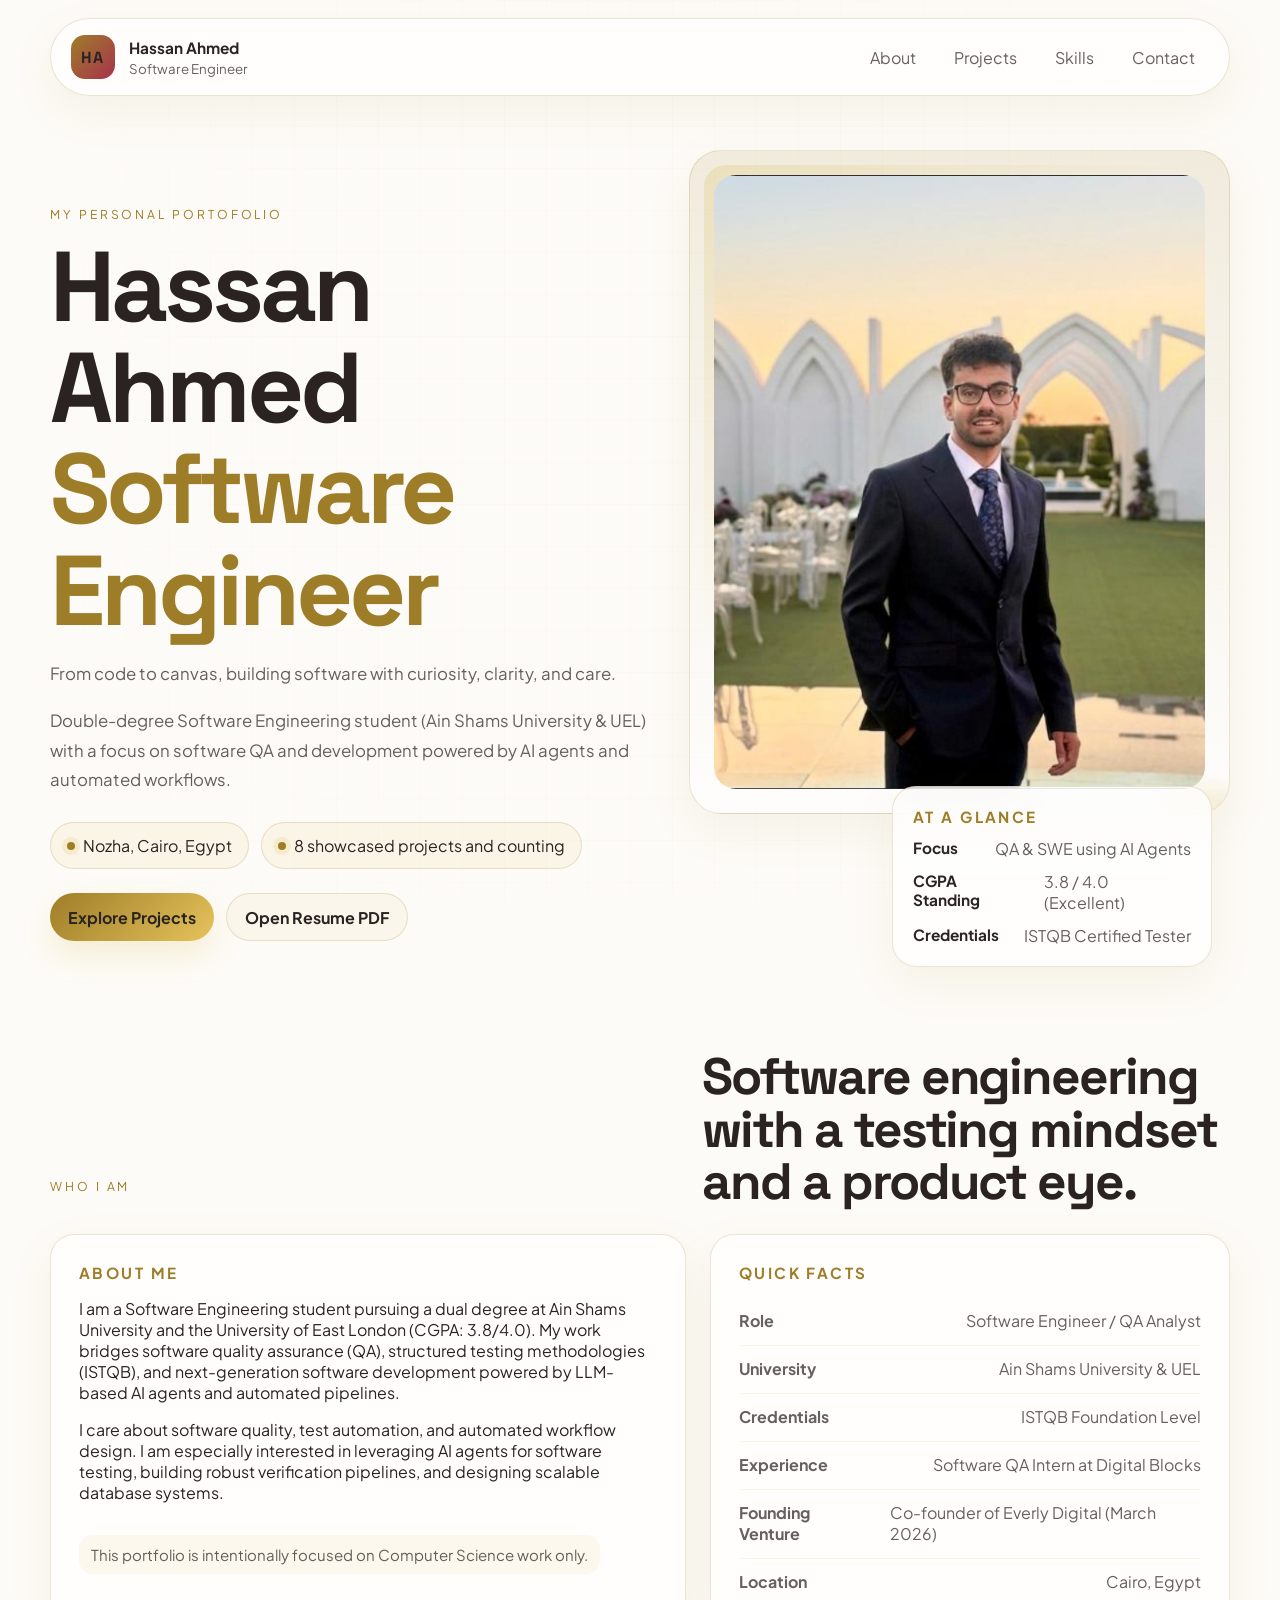
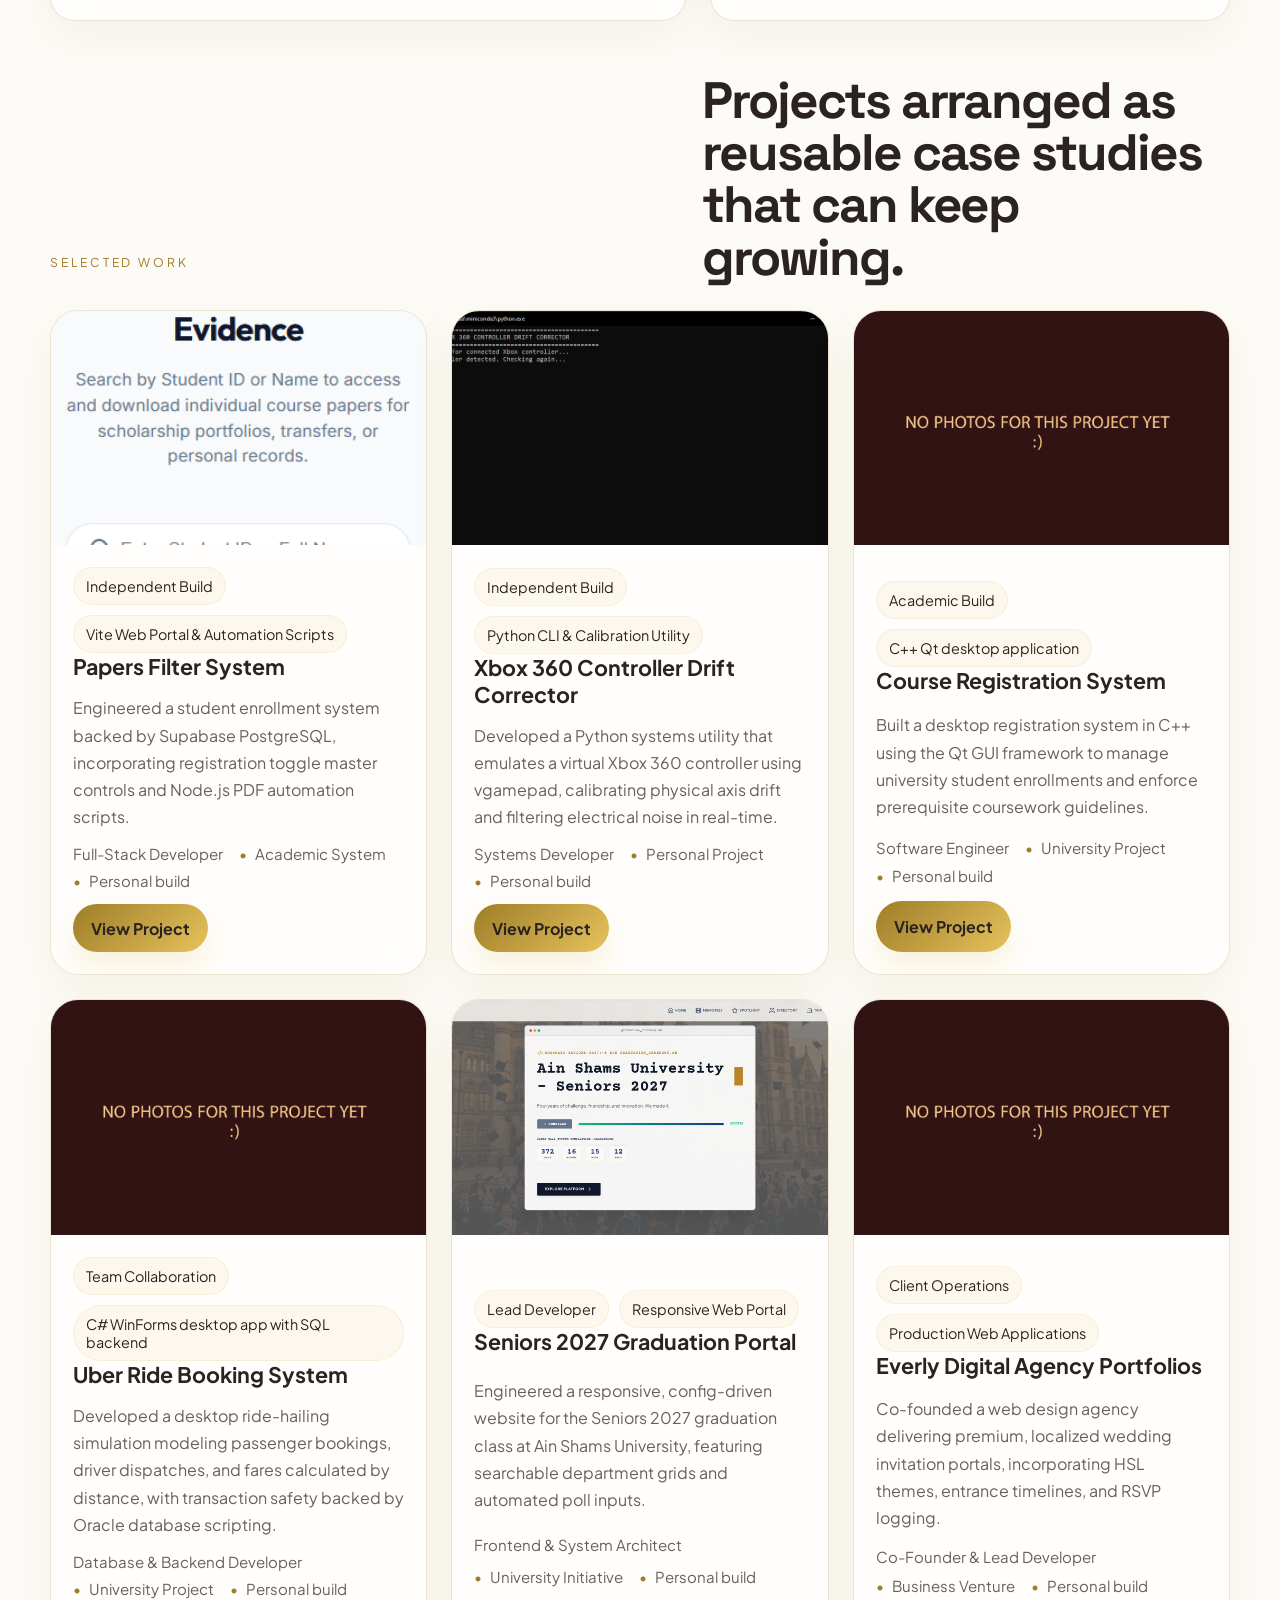
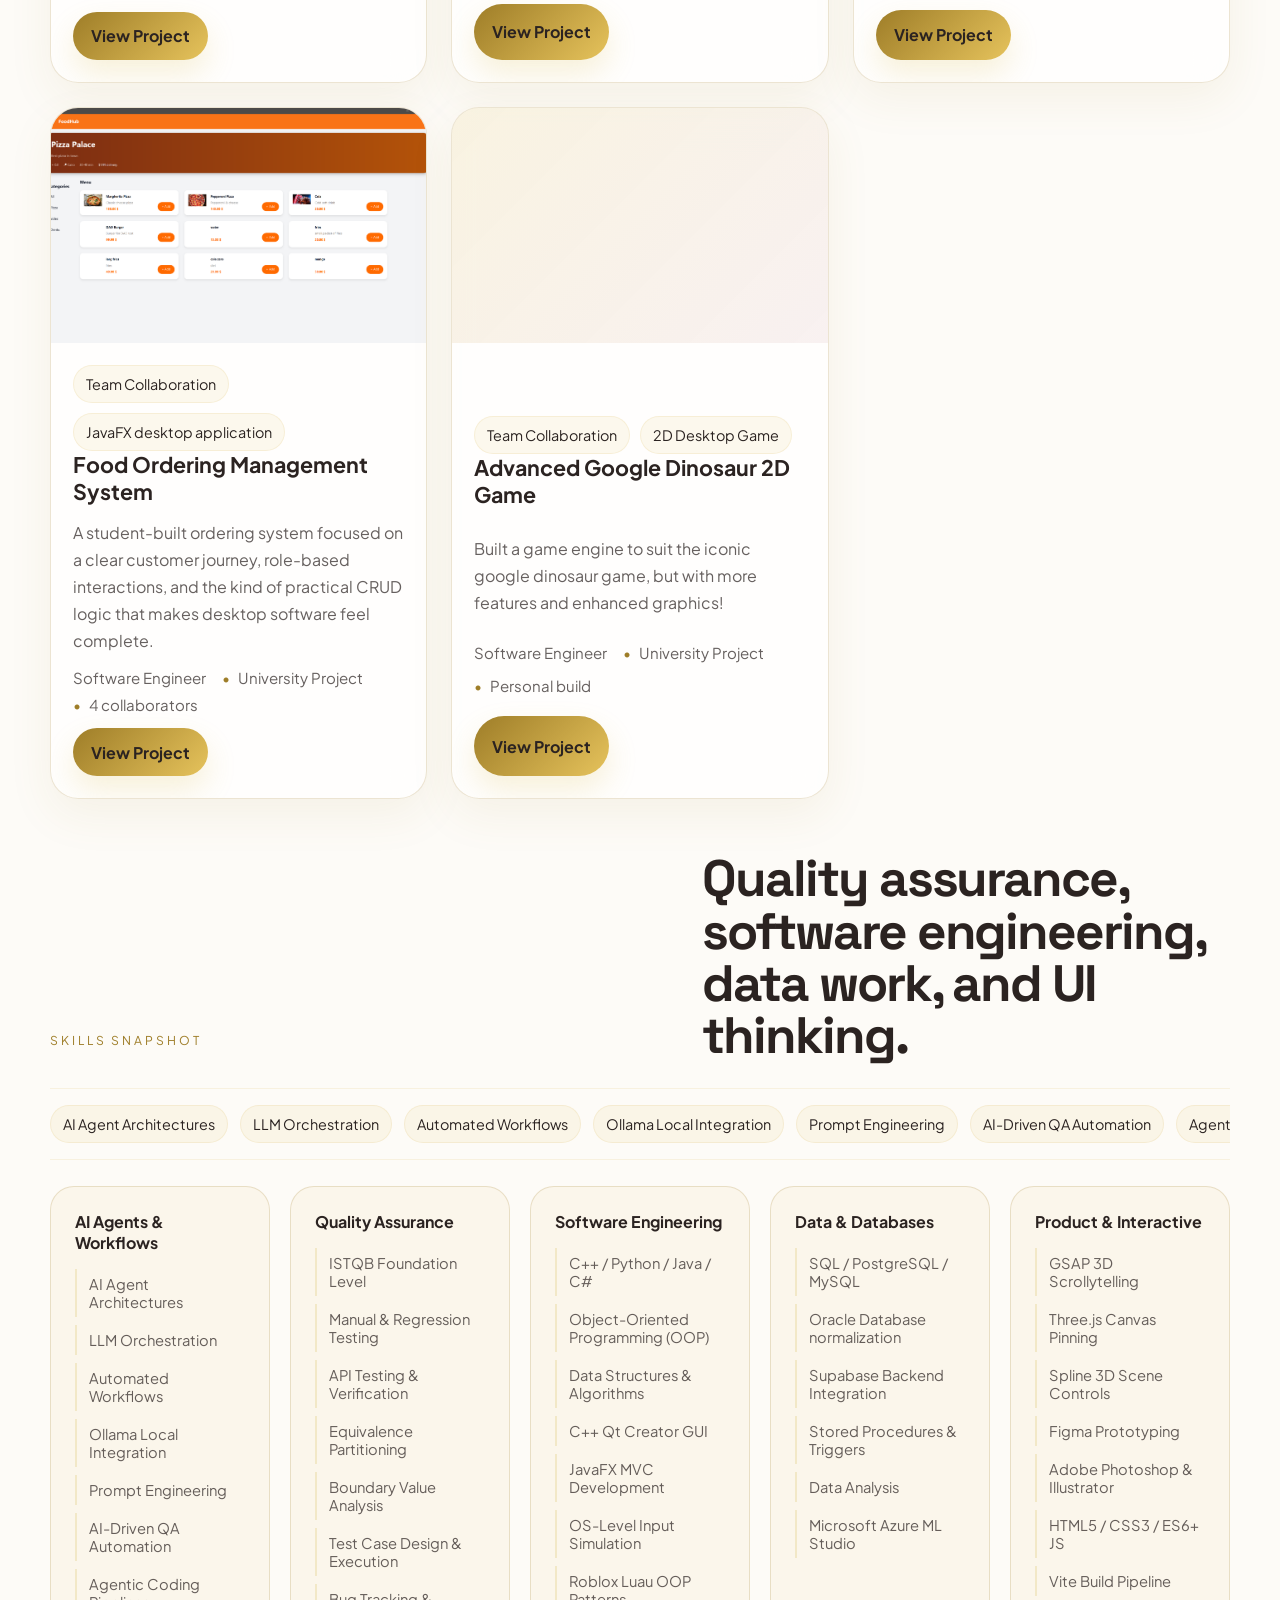
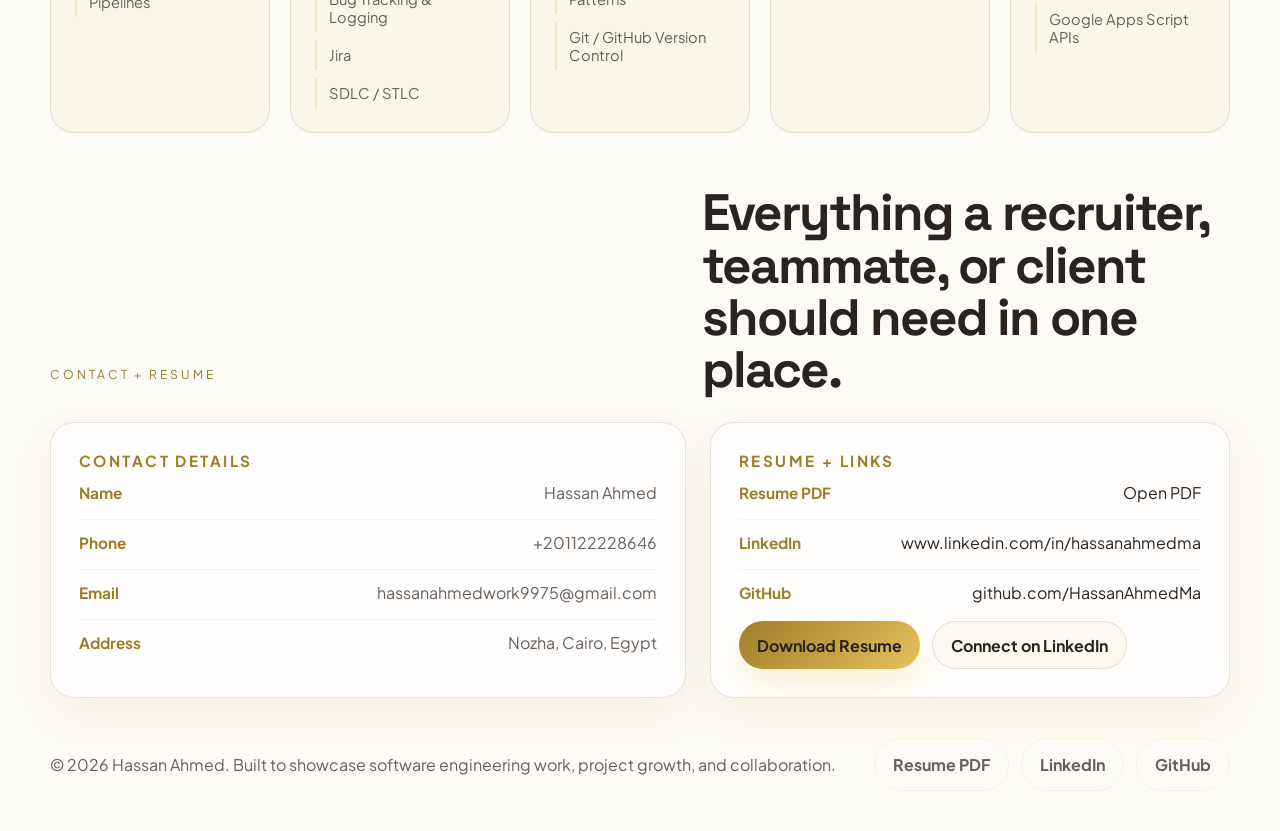
<file: index.html>
<!DOCTYPE html>
<html lang="en">
  <head>
    <meta charset="UTF-8" />
    <meta name="viewport" content="width=device-width, initial-scale=1.0" />
    <meta
      name="description"
      content="Hassan Ahmed's software engineering portfolio featuring projects, testing experience, technical skills, and contact details."
    />
    <title>Hassan Ahmed | Software Engineer Portfolio</title>
    <link rel="preconnect" href="https://fonts.googleapis.com" />
    <link rel="preconnect" href="https://fonts.gstatic.com" crossorigin />
    <link
      href="https://fonts.googleapis.com/css2?family=Plus+Jakarta+Sans:wght@400;500;600;700;800&family=Space+Grotesk:wght@500;700&display=swap"
      rel="stylesheet"
    />
    <link rel="stylesheet" href="styles.css" />
  </head>
  <body data-page="home">
    <div class="page-shell">
      <header class="topbar">
        <a class="brand" href="#home">
          <span class="brand-mark">HA</span>
          <span class="brand-copy">
            <strong>Hassan Ahmed</strong>
            <small>Software Engineer</small>
          </span>
        </a>
        <nav class="topnav" aria-label="Primary">
          <a href="#about">About</a>
          <a href="#projects">Projects</a>
          <a href="#skills">Skills</a>
          <a href="#contact">Contact</a>
        </nav>
      </header>

      <main>
        <section class="hero section" id="home">
          <div class="hero-copy reveal">
            <p class="eyebrow">My personal portofolio</p>
            <div id="hero-content"></div>
            <div class="hero-actions" id="hero-actions"></div>
          </div>
          <div class="hero-visual reveal">
            <div class="portrait-frame">
              <div class="portrait-glow"></div>
              <img id="profile-photo" alt="Portrait of Hassan Ahmed" />
            </div>
            <div class="hero-card" id="hero-highlights"></div>
          </div>
        </section>

        <section class="about section reveal" id="about">
          <div class="section-heading">
            <p class="eyebrow">Who I Am</p>
            <h2>Software engineering with a testing mindset and a product eye.</h2>
          </div>
          <div class="about-grid">
            <article class="panel" id="about-panel"></article>
            <aside class="panel info-stack" id="quick-facts"></aside>
          </div>
        </section>

        <section class="projects section" id="projects">
          <div class="section-heading reveal">
            <p class="eyebrow">Selected Work</p>
            <h2>Projects arranged as reusable case studies that can keep growing.</h2>
          </div>
          <div class="project-grid" id="project-grid"></div>
        </section>

        <section class="skills section" id="skills">
          <div class="section-heading reveal">
            <p class="eyebrow">Skills Snapshot</p>
            <h2>Quality assurance, software engineering, data work, and UI thinking.</h2>
          </div>
          <div class="skills-marquee reveal">
            <div class="skills-track" id="skills-track"></div>
          </div>
          <div class="skills-grid" id="skills-grid"></div>
        </section>

        <section class="contact section" id="contact">
          <div class="section-heading reveal">
            <p class="eyebrow">Contact + Resume</p>
            <h2>Everything a recruiter, teammate, or client should need in one place.</h2>
          </div>
          <div class="contact-grid">
            <article class="panel reveal" id="contact-card"></article>
            <article class="panel reveal" id="links-card"></article>
          </div>
        </section>
      </main>

      <footer class="footer">
        <p id="footer-copy"></p>
        <div class="footer-links" id="footer-links"></div>
      </footer>
    </div>

    <script src="site-data.js"></script>
    <script src="script.js"></script>
  </body>
</html>
</file>
<file: styles.css>
:root {
  --ink: #2b2321;
  --forest: #fdfbf7;
  --teal: #a8324e;
  --mint: #9e7d28;
  --surface: rgba(255, 255, 255, 0.72);
  --surface-strong: rgba(255, 255, 255, 0.92);
  --surface-soft: rgba(158, 125, 40, 0.05);
  --line: rgba(158, 125, 40, 0.2);
  --text: #2b2321;
  --muted: rgba(43, 35, 33, 0.72);
  --shadow: 0 16px 45px rgba(158, 125, 40, 0.08);
  --radius-xl: 32px;
  --radius-lg: 24px;
  --radius-md: 18px;
  --radius-sm: 14px;
  --max-width: 1180px;
}

* {
  box-sizing: border-box;
}

html {
  scroll-behavior: smooth;
}

body {
  margin: 0;
  min-height: 100vh;
  font-family: "Plus Jakarta Sans", "Segoe UI", sans-serif;
  color: var(--text);
  background: #fdfbf7;
}

body::before {
  content: "";
  position: fixed;
  inset: 0;
  pointer-events: none;
  background-image:
    linear-gradient(rgba(212, 175, 55, 0.035) 1px, transparent 1px),
    linear-gradient(90deg, rgba(212, 175, 55, 0.035) 1px, transparent 1px);
  background-size: 42px 42px;
  mask-image: radial-gradient(circle at center, black 48%, transparent 92%);
}

a {
  color: inherit;
  text-decoration: none;
}

img,
video {
  display: block;
  max-width: 100%;
}

.page-shell {
  width: min(calc(100% - 32px), var(--max-width));
  margin: 0 auto;
  padding-bottom: 40px;
}

.topbar {
  position: sticky;
  top: 18px;
  z-index: 20;
  display: flex;
  justify-content: space-between;
  align-items: center;
  gap: 24px;
  margin-top: 18px;
  padding: 16px 20px;
  border: 1px solid var(--line);
  border-radius: 999px;
  background: var(--surface);
  backdrop-filter: blur(20px);
  box-shadow: var(--shadow);
}

.brand {
  display: inline-flex;
  align-items: center;
  gap: 14px;
}

.brand-mark {
  width: 44px;
  height: 44px;
  display: grid;
  place-items: center;
  border-radius: 14px;
  background: linear-gradient(135deg, var(--mint), var(--teal));
  color: var(--ink);
  font-family: "Space Grotesk", sans-serif;
  font-weight: 700;
  letter-spacing: 0.08em;
}

.brand-copy {
  display: grid;
  gap: 3px;
}

.brand-copy strong {
  font-size: 0.96rem;
}

.brand-copy small {
  color: var(--muted);
}

.topnav {
  display: inline-flex;
  flex-wrap: wrap;
  gap: 10px;
}

.topnav a,
.button-link,
.ghost-link,
.chip-link {
  transition: transform 180ms ease, background-color 180ms ease, color 180ms ease, border-color 180ms ease;
}

.topnav a {
  padding: 10px 14px;
  border-radius: 999px;
  color: var(--muted);
}

.topnav a:hover,
.topnav a:focus-visible {
  background: rgba(212, 175, 55, 0.08);
  color: var(--text);
  transform: translateY(-1px);
}

.section {
  padding: 54px 0 0;
}

.hero {
  min-height: calc(100vh - 120px);
  display: grid;
  grid-template-columns: minmax(0, 1.05fr) minmax(320px, 0.95fr);
  align-items: center;
  gap: 40px;
}

.hero-copy {
  display: flex;
  flex-direction: column;
}

.eyebrow {
  margin: 0 0 14px;
  text-transform: uppercase;
  letter-spacing: 0.24em;
  font-size: 0.76rem;
  color: var(--mint);
}

.hero h1,
.section-heading h2,
.project-headline h1 {
  margin: 0;
  font-family: "Space Grotesk", sans-serif;
  line-height: 1.02;
  letter-spacing: -0.04em;
}

.hero h1 {
  font-size: clamp(3.5rem, 8vw, 6.2rem);
}

.section-heading h2 {
  font-size: clamp(2rem, 4vw, 3.2rem);
  max-width: 16ch;
}

.hero-lead {
  max-width: 58ch;
  margin: 18px 0 0;
  font-size: 1.05rem;
  color: var(--muted);
  line-height: 1.75;
}

.headline-accent {
  display: block;
  color: var(--mint);
}

.hero-meta {
  display: flex;
  flex-wrap: wrap;
  gap: 12px;
  margin: 28px 0 0;
}

.meta-pill,
.stat-pill,
.project-pill {
  display: inline-flex;
  align-items: center;
  gap: 8px;
  padding: 12px 16px;
  border: 1px solid var(--line);
  border-radius: 999px;
  background: rgba(212, 175, 55, 0.08);
  color: var(--text);
}

.meta-pill::before,
.project-pill::before {
  content: "";
  width: 8px;
  height: 8px;
  border-radius: 50%;
  background: var(--mint);
  box-shadow: 0 0 0 5px rgba(212, 175, 55, 0.14);
}

.hero-actions,
.project-card-actions,
.footer-links {
  display: flex;
  flex-wrap: wrap;
  gap: 12px;
}

.hero-copy .hero-actions {
  margin-top: 24px;
}

.button-link,
.ghost-link,
.chip-link {
  display: inline-flex;
  align-items: center;
  justify-content: center;
  min-height: 48px;
  padding: 0 18px;
  border-radius: 999px;
  font-weight: 700;
}

.button-link {
  background: linear-gradient(135deg, var(--mint), #e6c35c);
  color: var(--ink);
  box-shadow: 0 14px 30px rgba(212, 175, 55, 0.18);
}

.ghost-link {
  border: 1px solid var(--line);
  background: rgba(212, 175, 55, 0.06);
}

.chip-link {
  min-height: 42px;
  border: 1px solid rgba(212, 175, 55, 0.12);
  background: transparent;
  color: var(--muted);
}

.button-link:hover,
.ghost-link:hover,
.chip-link:hover,
.button-link:focus-visible,
.ghost-link:focus-visible,
.chip-link:focus-visible {
  transform: translateY(-2px);
}

.hero-visual {
  position: relative;
  display: flex;
  flex-direction: column;
  align-items: flex-end;
  isolation: isolate;
  padding-bottom: 30px;
}

.portrait-frame {
  position: relative;
  z-index: 1;
  padding: 24px;
  border: 1px solid var(--line);
  border-radius: var(--radius-xl);
  background: linear-gradient(180deg, rgba(158, 125, 40, 0.12), rgba(255, 255, 255, 0.6));
  box-shadow: var(--shadow);
  overflow: hidden;
}

.portrait-frame::after {
  content: "";
  position: absolute;
  inset: auto -14% -20% auto;
  width: 180px;
  height: 180px;
  border-radius: 50%;
  background: radial-gradient(circle, rgba(212, 175, 55, 0.46), transparent 65%);
}

.portrait-glow {
  position: absolute;
  inset: 14px;
  border-radius: calc(var(--radius-xl) - 10px);
  background: linear-gradient(135deg, rgba(212, 175, 55, 0.2), transparent 42%);
}

#profile-photo {
  position: relative;
  z-index: 1;
  width: 100%;
  aspect-ratio: 4 / 5;
  object-fit: cover;
  border-radius: calc(var(--radius-xl) - 10px);
  animation: floatPortrait 9s ease-in-out infinite;
}

.hero-card,
.panel,
.project-card,
.detail-card,
.gallery-main,
.thumbnail-button {
  border: 1px solid var(--line);
  background: var(--surface);
  backdrop-filter: blur(18px);
  box-shadow: var(--shadow);
}

.hero-card {
  position: relative;
  z-index: 3;
  margin-top: -28px;
  margin-right: 18px;
  margin-left: auto;
  width: min(320px, calc(100% - 24px));
  padding: 20px;
  border-radius: var(--radius-lg);
}

.hero-card h3,
.panel h3,
.detail-card h3 {
  margin: 0 0 12px;
  font-size: 0.95rem;
  color: var(--mint);
  text-transform: uppercase;
  letter-spacing: 0.16em;
}

.stat-list,
.facts-list,
.stack-list,
.contributor-list,
.contact-list,
.links-list {
  display: grid;
  gap: 12px;
}

.stat-row,
.facts-list li,
.stack-group,
.contact-item,
.links-item {
  display: flex;
  justify-content: space-between;
  gap: 18px;
}

.stat-row strong,
.contact-item strong,
.links-item strong {
  font-size: 0.96rem;
}

.stat-row span,
.facts-list li,
.stack-group span,
.contact-item span,
.links-item span,
.project-card p,
.detail-body p,
.project-summary,
.project-meta {
  color: var(--muted);
}

.about-grid,
.contact-grid {
  display: grid;
  grid-template-columns: 1.1fr 0.9fr;
  gap: 24px;
  margin-top: 26px;
}

.panel {
  padding: 28px;
  border-radius: var(--radius-lg);
}

.panel p:last-child {
  margin-bottom: 0;
}

.info-stack {
  display: grid;
  gap: 16px;
}

.facts-list {
  margin: 0;
  padding: 0;
  list-style: none;
}

.facts-list li {
  align-items: baseline;
  padding-bottom: 14px;
  border-bottom: 1px solid rgba(212, 175, 55, 0.12);
}

.facts-list li:last-child {
  padding-bottom: 0;
  border-bottom: 0;
}

.project-grid,
.skills-grid {
  display: grid;
  gap: 24px;
  margin-top: 26px;
}

.project-grid {
  grid-template-columns: repeat(12, 1fr);
}

.project-card {
  grid-column: span 4;
  display: grid;
  overflow: hidden;
  border-radius: 28px;
  transition: transform 220ms ease, border-color 220ms ease;
}

.project-card:hover,
.project-card:focus-within {
  transform: translateY(-6px);
  border-color: rgba(212, 175, 55, 0.3);
}

.project-card-media {
  position: relative;
  aspect-ratio: 16 / 10;
  overflow: hidden;
  background: linear-gradient(135deg, rgba(212, 175, 55, 0.14), rgba(139, 30, 46, 0.06));
}

.project-card-media img,
.project-card-media video {
  width: 100%;
  height: 100%;
  object-fit: cover;
}

.project-card-body {
  display: grid;
  gap: 14px;
  padding: 22px;
}

.project-card-top {
  display: flex;
  justify-content: space-between;
  gap: 14px;
  align-items: flex-start;
}

.project-card h3 {
  margin: 0;
  font-size: 1.34rem;
}

.project-summary {
  margin: 0;
  line-height: 1.7;
}

.project-card-tags,
.skill-tags,
.thumbnail-strip {
  display: flex;
  flex-wrap: wrap;
  gap: 10px;
}

.project-tag,
.skill-tag,
.thumb-label {
  padding: 9px 12px;
  border-radius: 999px;
  background: rgba(212, 175, 55, 0.08);
  border: 1px solid rgba(212, 175, 55, 0.12);
  color: var(--text);
  font-size: 0.9rem;
}

.project-meta {
  display: flex;
  flex-wrap: wrap;
  gap: 8px 16px;
  font-size: 0.94rem;
}

.project-meta span::before {
  content: "•";
  margin-right: 8px;
  color: var(--mint);
}

.project-meta span:first-child::before {
  display: none;
}

.section-heading {
  display: flex;
  justify-content: space-between;
  align-items: end;
  gap: 24px;
}

.skills-marquee {
  margin-top: 26px;
  padding: 16px 0;
  overflow: hidden;
  border-block: 1px solid rgba(212, 175, 55, 0.12);
}

.skills-track {
  display: flex;
  gap: 12px;
  width: max-content;
  animation: marquee 26s linear infinite;
}

.skills-grid {
  display: grid;
  grid-template-columns: repeat(5, 1fr);
  gap: 20px;
}

.skill-card .skill-tags {
  display: flex;
  flex-direction: column;
  align-items: flex-start;
  gap: 8px;
}

.skill-card .skill-tag {
  display: block;
  width: 100%;
  padding: 6px 0 6px 12px;
  background: transparent;
  border: none;
  border-left: 2px solid rgba(212, 175, 55, 0.2);
  border-radius: 0;
  color: var(--muted);
  font-size: 0.92rem;
  transition: all 200ms ease;
  text-align: left;
}

.skill-card .skill-tag:hover {
  color: var(--text);
  border-left-color: var(--mint);
  transform: translateX(4px);
  background: transparent;
}

.skill-card {
  padding: 24px;
  border-radius: 24px;
  border: 1px solid var(--line);
  background: rgba(212, 175, 55, 0.06);
}

.skill-card h3 {
  margin: 0 0 16px;
  font-size: 1rem;
}

.contact-list,
.links-list {
  margin: 0;
}

.contact-item,
.links-item {
  align-items: baseline;
  padding-bottom: 16px;
  border-bottom: 1px solid rgba(212, 175, 55, 0.12);
}

.contact-item:last-child,
.links-item:last-child {
  border-bottom: 0;
  padding-bottom: 0;
}

.contact-label,
.link-label {
  color: var(--mint);
}

.inline-note {
  display: inline-flex;
  margin-top: 16px;
  padding: 10px 12px;
  border-radius: 14px;
  background: rgba(212, 175, 55, 0.08);
  color: var(--muted);
  font-size: 0.94rem;
}

.footer {
  display: flex;
  justify-content: space-between;
  gap: 18px;
  padding: 40px 0 0;
  color: var(--muted);
}

.project-layout {
  padding-top: 54px;
}

.project-shell {
  display: grid;
  gap: 28px;
}

.project-headline {
  display: grid;
  gap: 20px;
}

.project-headline h1 {
  font-size: clamp(2.8rem, 5vw, 4.6rem);
}

.project-overview {
  display: grid;
  grid-template-columns: 1.08fr 0.92fr;
  gap: 24px;
}

.gallery-main {
  position: relative;
  overflow: hidden;
  border-radius: 30px;
  display: flex;
  align-items: center;
  justify-content: center;
  aspect-ratio: 16 / 10;
  background: rgba(0, 0, 0, 0.35);
}

.gallery-main img,
.gallery-main video {
  width: 100%;
  height: 100%;
  object-fit: contain;
}

.thumbnail-strip {
  margin-top: 14px;
}

.thumbnail-button {
  cursor: pointer;
  border-radius: 20px;
  padding: 10px;
  min-width: 140px;
  color: var(--text);
}

.thumbnail-button.is-active {
  border-color: rgba(212, 175, 55, 0.4);
  transform: translateY(-2px);
}

.thumbnail-button img,
.thumbnail-button video {
  width: 100%;
  aspect-ratio: 16 / 10;
  object-fit: cover;
  border-radius: 12px;
  margin-bottom: 8px;
}

.detail-stack {
  display: grid;
  gap: 18px;
}

.detail-card {
  padding: 22px;
  border-radius: 26px;
}

.detail-body {
  display: grid;
  gap: 24px;
}

.detail-grid {
  display: grid;
  grid-template-columns: repeat(2, 1fr);
  gap: 18px;
}

.stack-group {
  flex-direction: column;
  gap: 10px;
  padding: 0;
}

.stack-group strong {
  color: var(--mint);
}

.contributor-list {
  margin: 0;
  padding: 0;
  list-style: none;
}

.contributor-list li {
  display: flex;
  justify-content: space-between;
  align-items: center;
  gap: 16px;
  padding: 12px 0;
  border-bottom: 1px solid rgba(212, 175, 55, 0.12);
}

.contributor-list li:last-child {
  padding-bottom: 0;
  border-bottom: 0;
}

.contributor-link {
  display: inline-flex;
  align-items: center;
  justify-content: center;
  padding: 8px 12px;
  border-radius: 999px;
  border: 1px solid rgba(212, 175, 55, 0.16);
  background: rgba(212, 175, 55, 0.08);
  color: var(--mint);
  font-size: 0.9rem;
  white-space: nowrap;
}

.contributor-link:hover,
.contributor-link:focus-visible {
  transform: translateY(-1px);
  border-color: rgba(212, 175, 55, 0.28);
  color: var(--text);
}

.project-nav {
  display: flex;
  flex-wrap: wrap;
  gap: 14px;
}

.empty-state {
  padding: 28px;
  border: 1px solid var(--line);
  border-radius: 28px;
  background: rgba(212, 175, 55, 0.06);
}

.reveal {
  opacity: 0;
  transform: translateY(28px);
  transition: opacity 700ms ease, transform 700ms ease;
}

.reveal.is-visible {
  opacity: 1;
  transform: translateY(0);
}

@keyframes floatPortrait {
  0%,
  100% {
    transform: translateY(0) scale(1);
  }
  50% {
    transform: translateY(-10px) scale(1.012);
  }
}

@keyframes marquee {
  from {
    transform: translateX(0);
  }
  to {
    transform: translateX(-50%);
  }
}

@media (max-width: 1080px) {
  .hero,
  .about-grid,
  .contact-grid,
  .project-overview {
    grid-template-columns: 1fr;
  }

  .project-grid {
    grid-template-columns: repeat(2, 1fr);
  }

  .project-card {
    grid-column: auto;
  }

  .skills-grid {
    grid-template-columns: repeat(6, 1fr);
    gap: 20px;
  }

  .skills-grid .skill-card {
    grid-column: span 2;
  }

  .skills-grid .skill-card:nth-child(4) {
    grid-column: 2 / span 2;
  }

  .skills-grid .skill-card:nth-child(5) {
    grid-column: 4 / span 2;
  }

  .hero-card {
    margin-top: 18px;
    margin-right: 0;
    width: 100%;
  }

  .hero-visual {
    align-items: stretch;
    padding-bottom: 0;
  }
}

@media (max-width: 760px) {
  .page-shell {
    width: min(calc(100% - 20px), var(--max-width));
  }

  .topbar {
    flex-direction: column;
    align-items: center;
    gap: 12px;
    padding: 12px 16px;
    border-radius: 24px;
  }

  .brand {
    justify-content: center;
    width: 100%;
  }

  .topnav {
    justify-content: center;
    width: 100%;
    gap: 6px;
  }

  .topnav a {
    padding: 8px 12px;
    font-size: 0.9rem;
  }

  .footer,
  .section-heading {
    flex-direction: column;
    align-items: flex-start;
  }

  .hero {
    min-height: auto;
    padding-top: 26px;
  }

  .hero h1 {
    font-size: clamp(2.6rem, 12vw, 3.8rem);
  }

  .project-grid,
  .skills-grid,
  .detail-grid {
    grid-template-columns: 1fr;
  }

  .skills-grid .skill-card {
    grid-column: auto !important;
  }

  .panel,
  .detail-card,
  .project-card-body {
    padding: 20px;
  }

  .gallery-main {
    min-height: auto;
  }

  .thumbnail-button {
    min-width: 120px;
  }
}

@media (max-width: 480px) {
  .topbar {
    top: 10px;
    margin-top: 10px;
  }

  .brand-copy small {
    display: none; /* Hide Software Engineer text to save space on tiny screens */
  }

  .hero h1 {
    font-size: 2.2rem;
    text-align: center;
  }

  .hero-lead {
    font-size: 0.96rem;
    line-height: 1.6;
    text-align: center;
  }

  .hero-actions,
  .project-card-actions {
    flex-direction: column;
    width: 100%;
    gap: 8px;
  }

  .button-link,
  .ghost-link {
    width: 100%;
    text-align: center;
  }

  .hero-meta {
    justify-content: center;
    width: 100%;
  }

  .section {
    padding: 40px 0 0;
  }

  .section-heading h2 {
    font-size: 1.8rem;
    text-align: center;
    max-width: 100%;
    margin-bottom: 8px;
  }

  .panel,
  .detail-card,
  .project-card-body {
    padding: 16px;
  }

  .hero-card {
    padding: 16px;
  }
}

@media (prefers-reduced-motion: reduce) {
  *,
  *::before,
  *::after {
    animation-duration: 0.01ms !important;
    animation-iteration-count: 1 !important;
    transition-duration: 0.01ms !important;
    scroll-behavior: auto !important;
  }

  .reveal {
    opacity: 1;
    transform: none;
  }
}
</file>
